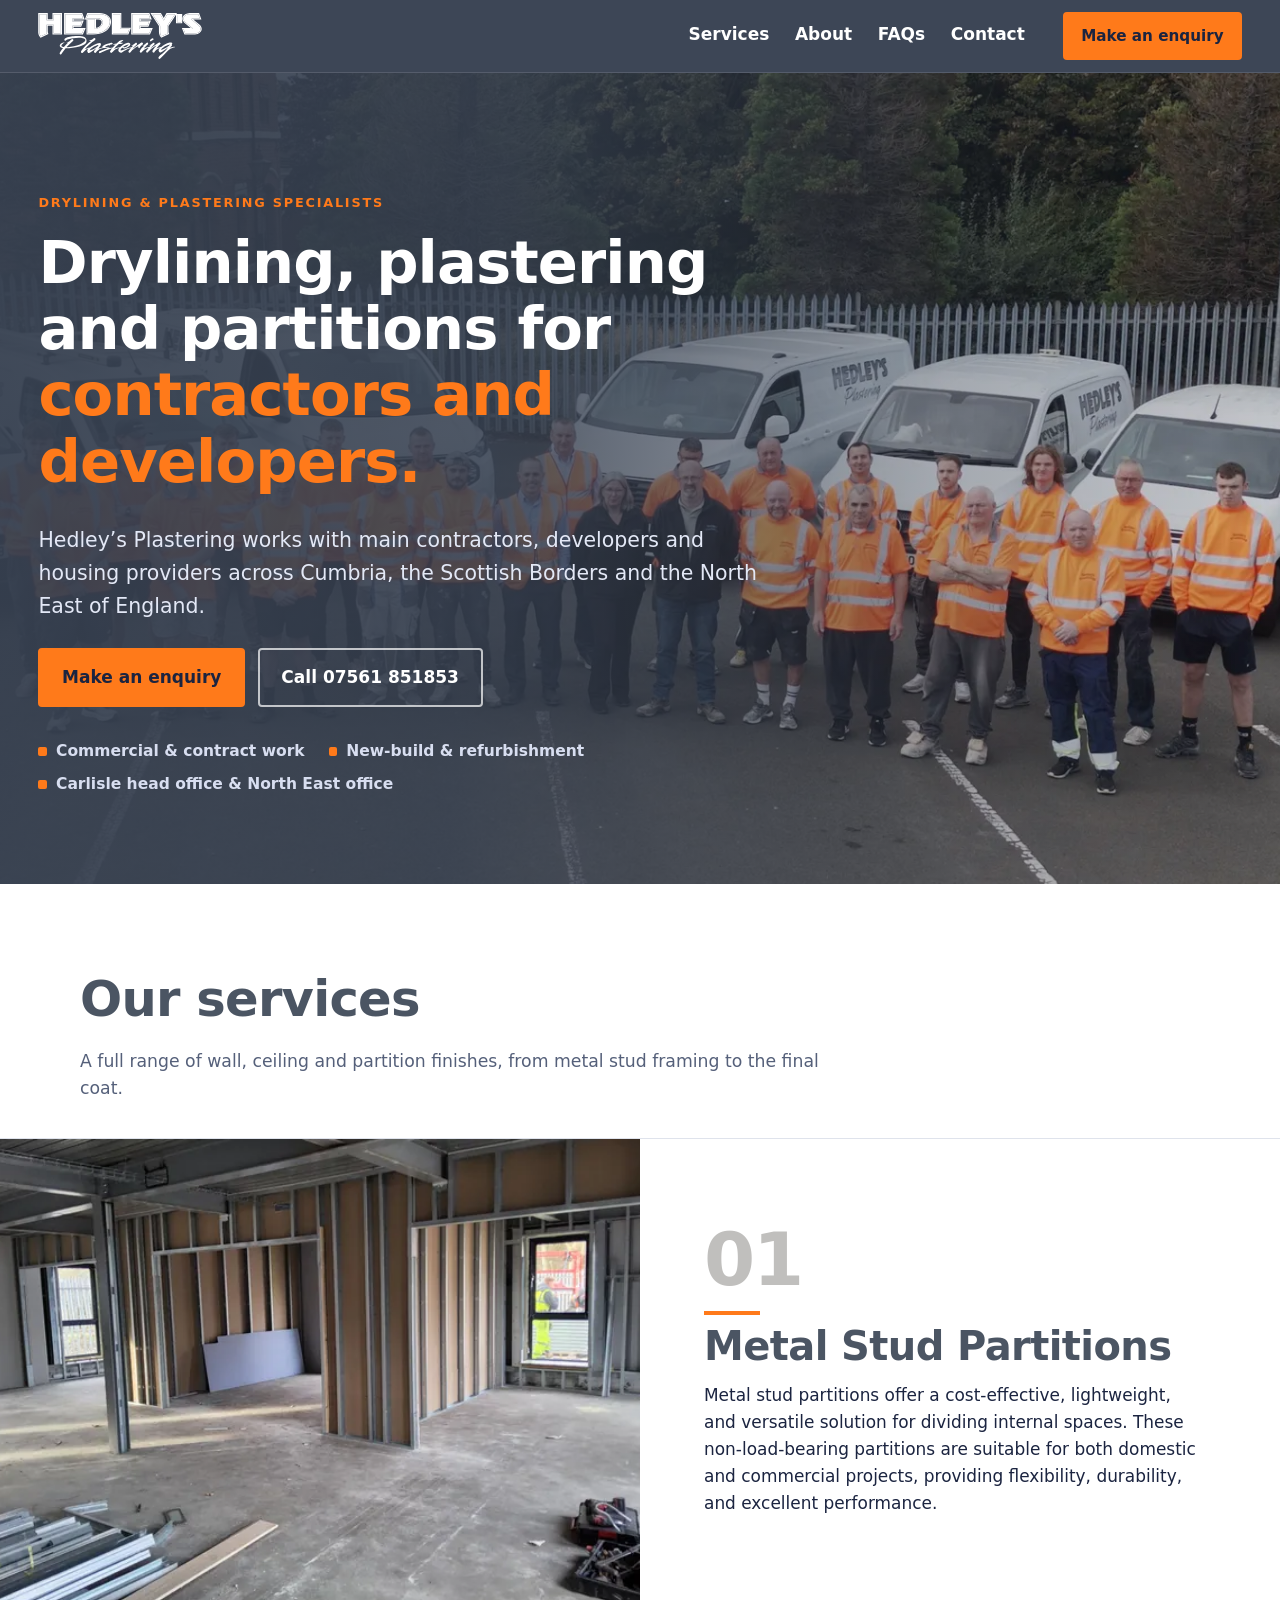
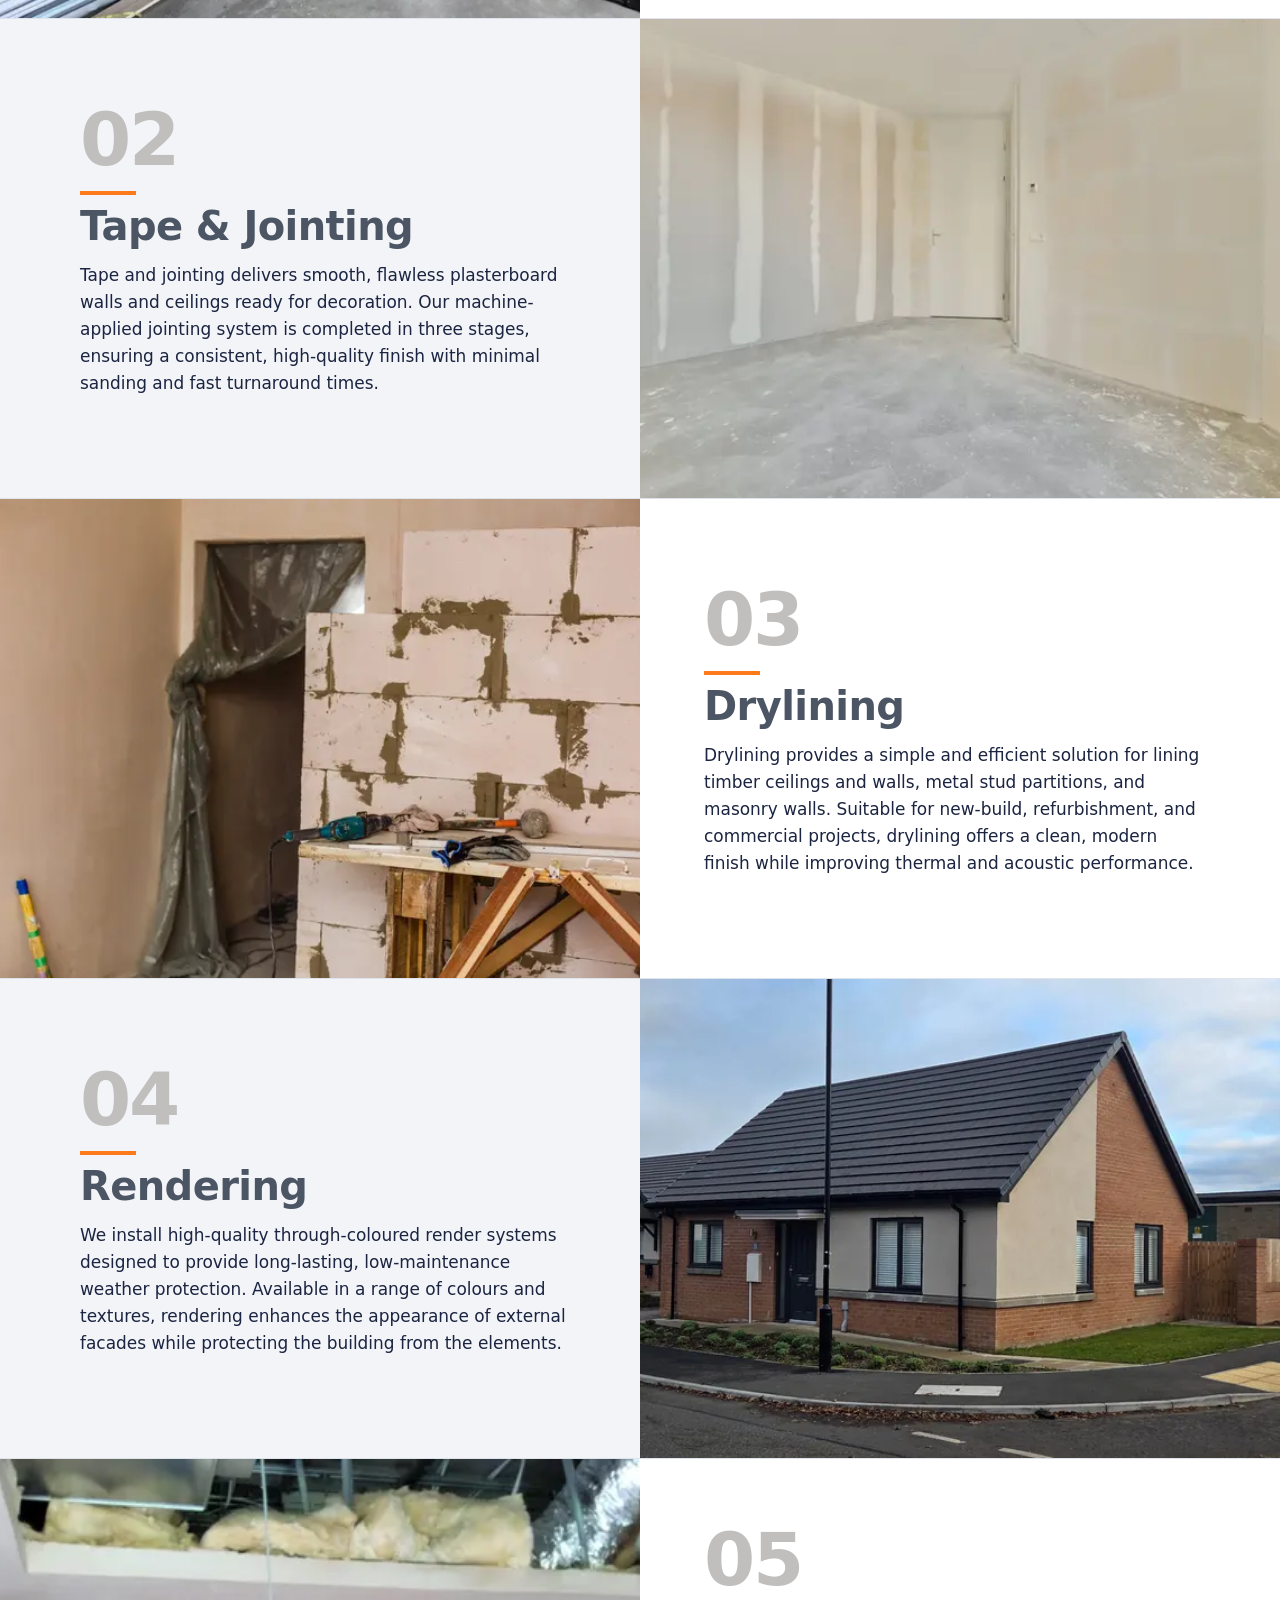
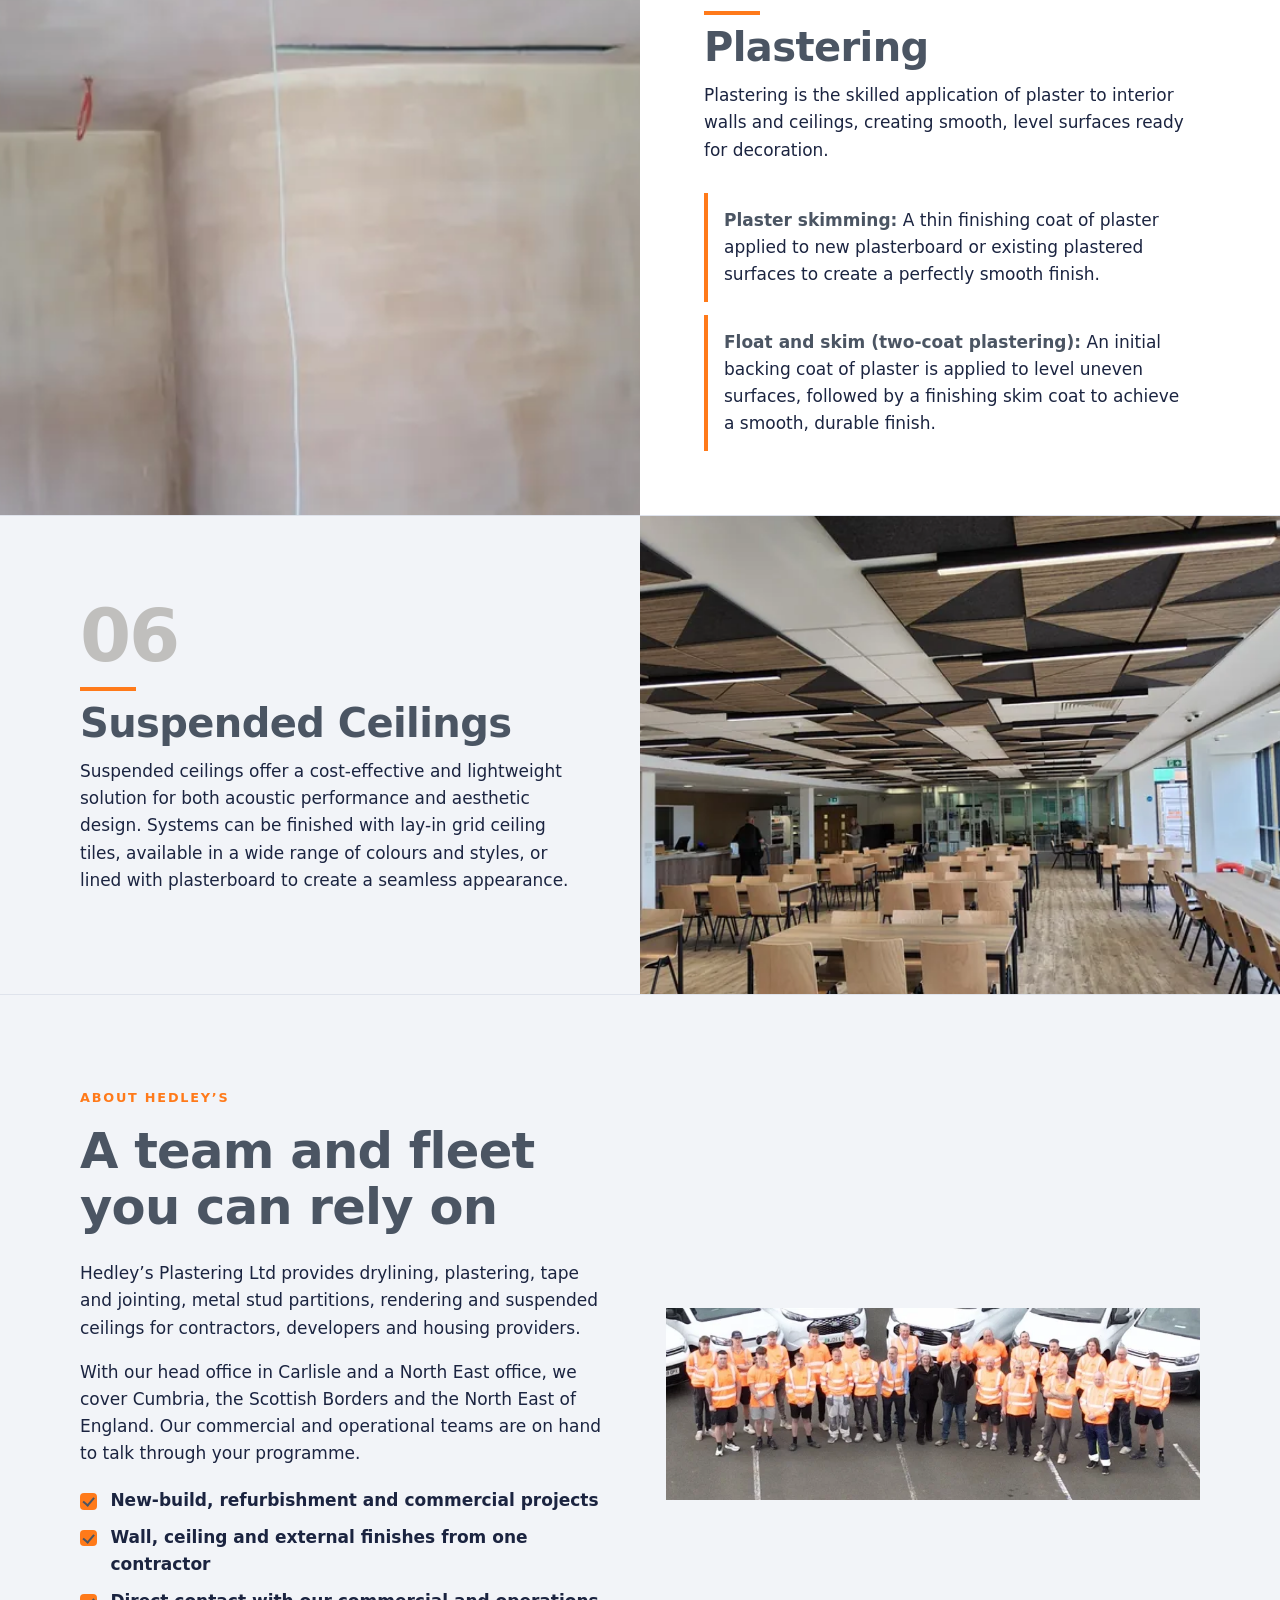
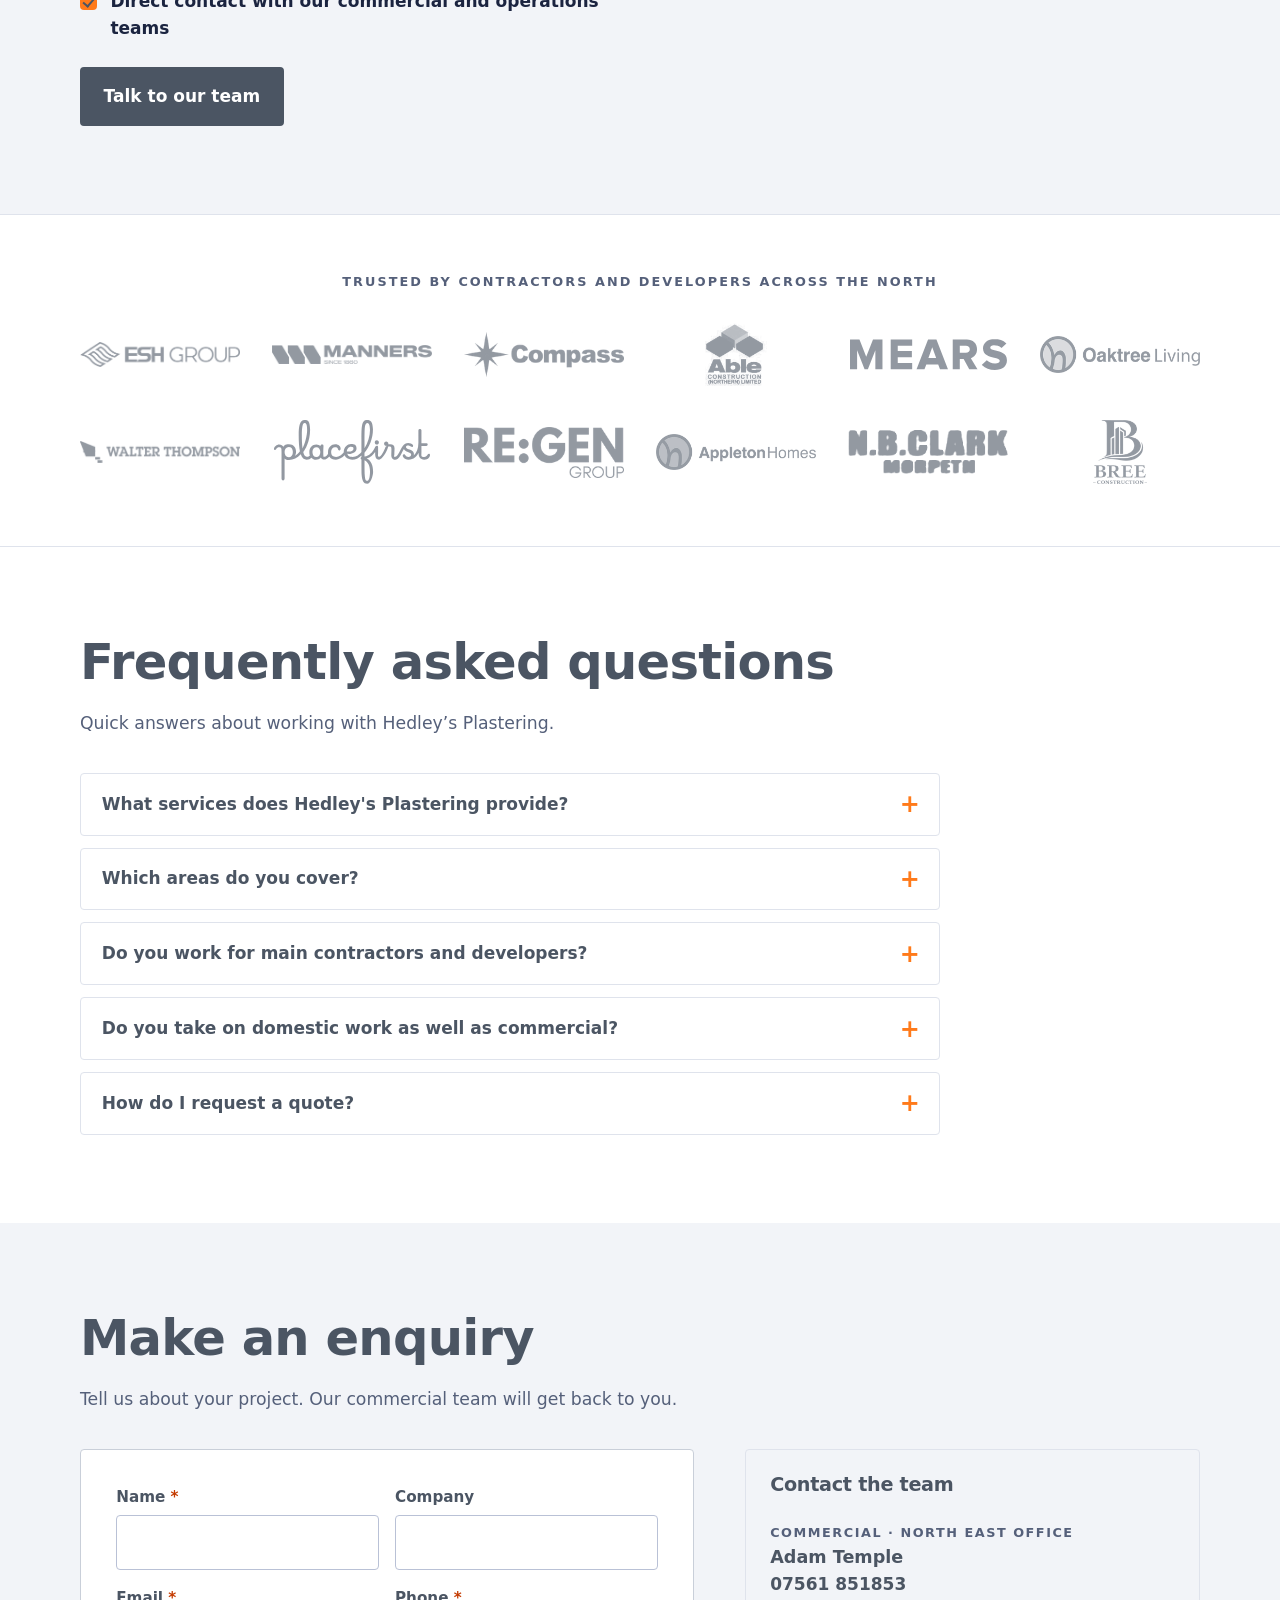
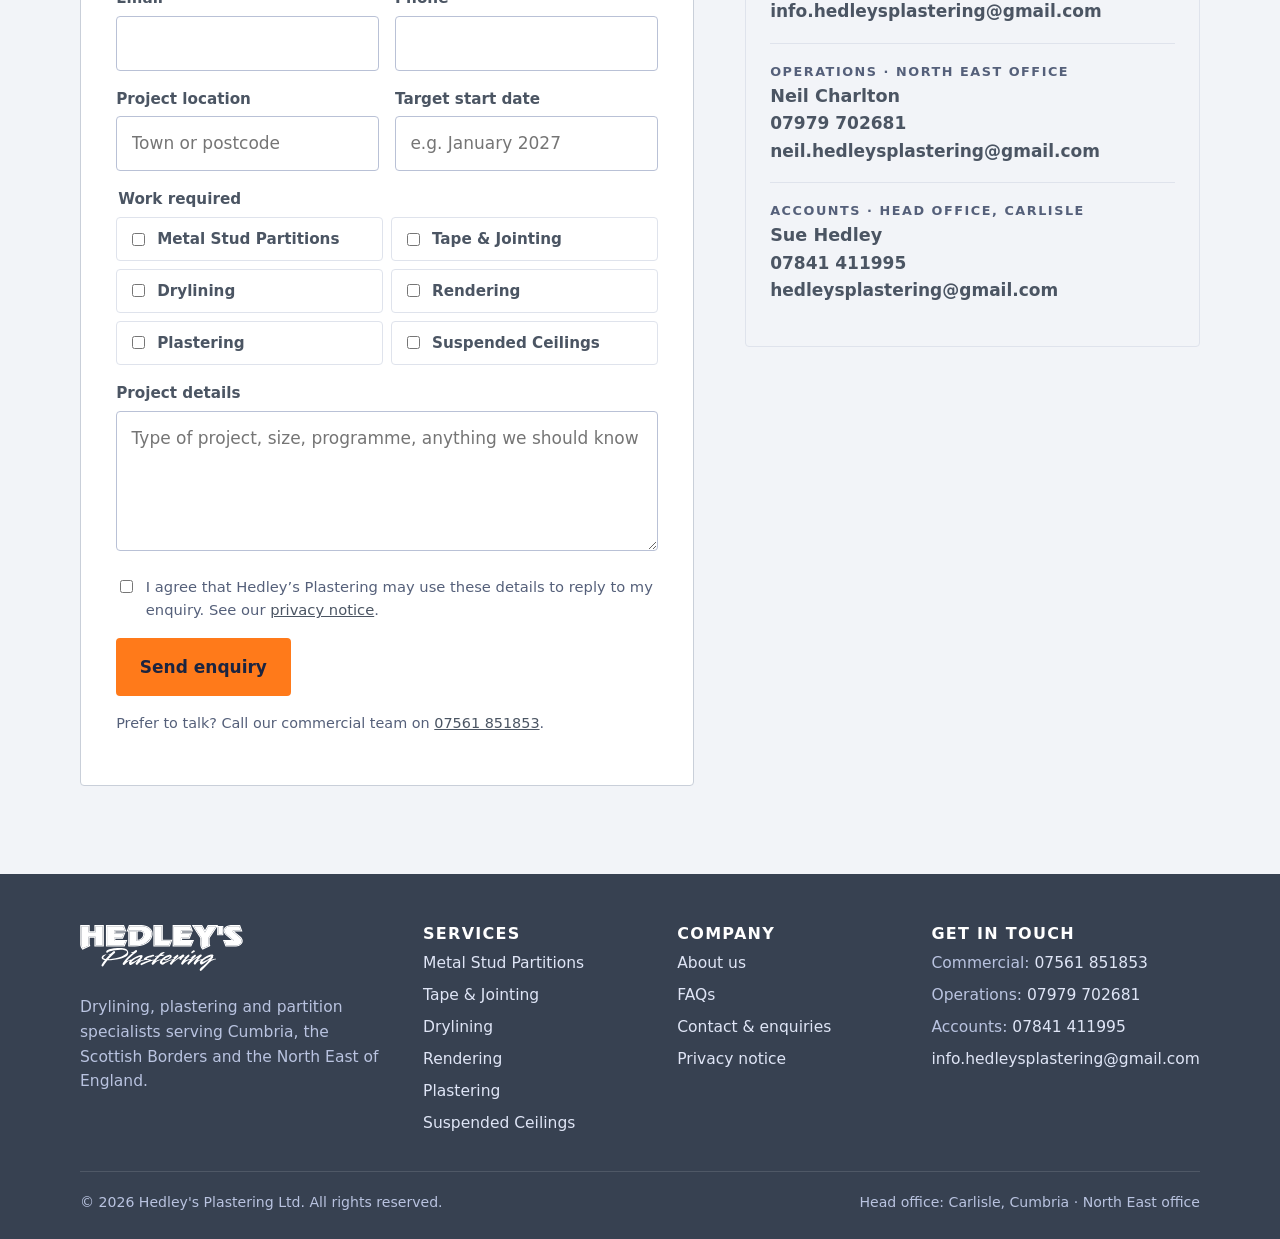
<file: index.html>
<!DOCTYPE html>
<html lang="en-GB">
<head>
<meta charset="utf-8">
<meta name="viewport" content="width=device-width, initial-scale=1">
<title>Drylining &amp; Plastering Contractors | Hedley&#x27;s Plastering</title>
<meta name="description" content="Drylining, plastering, partitions, jointing, rendering and suspended ceilings for contractors across Cumbria, the Scottish Borders and the North East.">
<link rel="canonical" href="https://www.hedleysplastering.co.uk/">
<meta name="theme-color" content="#374151">
<meta property="og:type" content="website"><meta property="og:locale" content="en_GB">
<meta property="og:site_name" content="Hedley's Plastering"><meta property="og:title" content="Drylining &amp; Plastering Contractors | Hedley&#x27;s Plastering">
<meta property="og:description" content="Drylining, plastering, partitions, jointing, rendering and suspended ceilings for contractors across Cumbria, the Scottish Borders and the North East."><meta property="og:url" content="https://www.hedleysplastering.co.uk/">
<meta property="og:image" content="https://www.hedleysplastering.co.uk/assets/fleet-1600.jpg">
<meta name="twitter:card" content="summary_large_image">
<link rel="icon" href="assets/favicon.svg" type="image/svg+xml">
<link rel="stylesheet" href="assets/style.css">
<script type="application/ld+json">{"@context": "https://schema.org", "@graph": [{"@type": ["GeneralContractor", "LocalBusiness"], "@id": "https://www.hedleysplastering.co.uk/#organization", "name": "Hedley's Plastering Ltd", "alternateName": "Hedley's Plastering", "url": "https://www.hedleysplastering.co.uk/", "logo": "https://www.hedleysplastering.co.uk/assets/logo.svg", "image": "https://www.hedleysplastering.co.uk/assets/fleet-1600.jpg", "description": "Drylining, plastering, tape and jointing, metal stud partitions, rendering and suspended ceilings contractor serving Cumbria, the Scottish Borders and the North East of England.", "telephone": "+447561851853", "email": "info.hedleysplastering@gmail.com", "address": {"@type": "PostalAddress", "addressLocality": "Carlisle", "addressRegion": "Cumbria", "addressCountry": "GB"}, "areaServed": [{"@type": "AdministrativeArea", "name": "Cumbria"}, {"@type": "AdministrativeArea", "name": "Scottish Borders"}, {"@type": "AdministrativeArea", "name": "North East England"}], "knowsAbout": ["Plastering", "Drylining", "Tape and jointing", "Metal stud partitions", "Rendering", "Suspended ceilings"], "contactPoint": [{"@type": "ContactPoint", "contactType": "sales", "name": "Adam Temple", "telephone": "+447561851853", "email": "info.hedleysplastering@gmail.com", "areaServed": "GB", "availableLanguage": "en"}, {"@type": "ContactPoint", "contactType": "customer service", "name": "Neil Charlton", "telephone": "+447979702681", "email": "neil.hedleysplastering@gmail.com", "areaServed": "GB", "availableLanguage": "en"}], "hasOfferCatalog": {"@type": "OfferCatalog", "name": "Services", "itemListElement": [{"@type": "Offer", "itemOffered": {"@type": "Service", "name": "Metal Stud Partitions", "url": "https://www.hedleysplastering.co.uk/#metal-stud-partitions"}}, {"@type": "Offer", "itemOffered": {"@type": "Service", "name": "Tape & Jointing", "url": "https://www.hedleysplastering.co.uk/#tape-and-jointing"}}, {"@type": "Offer", "itemOffered": {"@type": "Service", "name": "Drylining", "url": "https://www.hedleysplastering.co.uk/#drylining"}}, {"@type": "Offer", "itemOffered": {"@type": "Service", "name": "Rendering", "url": "https://www.hedleysplastering.co.uk/#rendering"}}, {"@type": "Offer", "itemOffered": {"@type": "Service", "name": "Plastering", "url": "https://www.hedleysplastering.co.uk/#plastering"}}, {"@type": "Offer", "itemOffered": {"@type": "Service", "name": "Suspended Ceilings", "url": "https://www.hedleysplastering.co.uk/#suspended-ceilings"}}]}}, {"@type": "WebSite", "@id": "https://www.hedleysplastering.co.uk/#website", "url": "https://www.hedleysplastering.co.uk/", "name": "Hedley's Plastering", "publisher": {"@id": "https://www.hedleysplastering.co.uk/#organization"}, "inLanguage": "en-GB"}, {"@type": "Service", "@id": "https://www.hedleysplastering.co.uk/#metal-stud-partitions", "name": "Metal Stud Partitions", "serviceType": "Metal Stud Partitions", "description": "Metal stud partitions offer a cost-effective, lightweight, and versatile solution for dividing internal spaces. These non-load-bearing partitions are suitable for both domestic and commercial projects, providing flexibility, durability, and excellent performance.", "url": "https://www.hedleysplastering.co.uk/#metal-stud-partitions", "provider": {"@id": "https://www.hedleysplastering.co.uk/#organization"}, "areaServed": [{"@type": "AdministrativeArea", "name": "Cumbria"}, {"@type": "AdministrativeArea", "name": "Scottish Borders"}, {"@type": "AdministrativeArea", "name": "North East England"}]}, {"@type": "Service", "@id": "https://www.hedleysplastering.co.uk/#tape-and-jointing", "name": "Tape & Jointing", "serviceType": "Tape & Jointing", "description": "Tape and jointing delivers smooth, flawless plasterboard walls and ceilings ready for decoration. Our machine-applied jointing system is completed in three stages, ensuring a consistent, high-quality finish with minimal sanding and fast turnaround times.", "url": "https://www.hedleysplastering.co.uk/#tape-and-jointing", "provider": {"@id": "https://www.hedleysplastering.co.uk/#organization"}, "areaServed": [{"@type": "AdministrativeArea", "name": "Cumbria"}, {"@type": "AdministrativeArea", "name": "Scottish Borders"}, {"@type": "AdministrativeArea", "name": "North East England"}]}, {"@type": "Service", "@id": "https://www.hedleysplastering.co.uk/#drylining", "name": "Drylining", "serviceType": "Drylining", "description": "Drylining provides a simple and efficient solution for lining timber ceilings and walls, metal stud partitions, and masonry walls. Suitable for new-build, refurbishment, and commercial projects, drylining offers a clean, modern finish while improving thermal and acoustic performance.", "url": "https://www.hedleysplastering.co.uk/#drylining", "provider": {"@id": "https://www.hedleysplastering.co.uk/#organization"}, "areaServed": [{"@type": "AdministrativeArea", "name": "Cumbria"}, {"@type": "AdministrativeArea", "name": "Scottish Borders"}, {"@type": "AdministrativeArea", "name": "North East England"}]}, {"@type": "Service", "@id": "https://www.hedleysplastering.co.uk/#rendering", "name": "Rendering", "serviceType": "Rendering", "description": "We install high-quality through-coloured render systems designed to provide long-lasting, low-maintenance weather protection. Available in a range of colours and textures, rendering enhances the appearance of external facades while protecting the building from the elements.", "url": "https://www.hedleysplastering.co.uk/#rendering", "provider": {"@id": "https://www.hedleysplastering.co.uk/#organization"}, "areaServed": [{"@type": "AdministrativeArea", "name": "Cumbria"}, {"@type": "AdministrativeArea", "name": "Scottish Borders"}, {"@type": "AdministrativeArea", "name": "North East England"}]}, {"@type": "Service", "@id": "https://www.hedleysplastering.co.uk/#plastering", "name": "Plastering", "serviceType": "Plastering", "description": "Plastering is the skilled application of plaster to interior walls and ceilings, creating smooth, level surfaces ready for decoration.", "url": "https://www.hedleysplastering.co.uk/#plastering", "provider": {"@id": "https://www.hedleysplastering.co.uk/#organization"}, "areaServed": [{"@type": "AdministrativeArea", "name": "Cumbria"}, {"@type": "AdministrativeArea", "name": "Scottish Borders"}, {"@type": "AdministrativeArea", "name": "North East England"}]}, {"@type": "Service", "@id": "https://www.hedleysplastering.co.uk/#suspended-ceilings", "name": "Suspended Ceilings", "serviceType": "Suspended Ceilings", "description": "Suspended ceilings offer a cost-effective and lightweight solution for both acoustic performance and aesthetic design. Systems can be finished with lay-in grid ceiling tiles, available in a wide range of colours and styles, or lined with plasterboard to create a seamless appearance.", "url": "https://www.hedleysplastering.co.uk/#suspended-ceilings", "provider": {"@id": "https://www.hedleysplastering.co.uk/#organization"}, "areaServed": [{"@type": "AdministrativeArea", "name": "Cumbria"}, {"@type": "AdministrativeArea", "name": "Scottish Borders"}, {"@type": "AdministrativeArea", "name": "North East England"}]}, {"@type": "FAQPage", "mainEntity": [{"@type": "Question", "name": "What services does Hedley's Plastering provide?", "acceptedAnswer": {"@type": "Answer", "text": "Hedley's Plastering provides metal stud partitions, tape and jointing, drylining, rendering, plastering (skim and float and skim) and suspended ceilings."}}, {"@type": "Question", "name": "Which areas do you cover?", "acceptedAnswer": {"@type": "Answer", "text": "We work across Cumbria, the Scottish Borders and the North East of England."}}, {"@type": "Question", "name": "Do you work for main contractors and developers?", "acceptedAnswer": {"@type": "Answer", "text": "Yes. We work with main contractors, developers and housing providers on new-build, refurbishment and commercial projects. Our client list includes ESH Group, Mears, United Living and Oaktree Living."}}, {"@type": "Question", "name": "Do you take on domestic work as well as commercial?", "acceptedAnswer": {"@type": "Answer", "text": "Our services such as metal stud partitions and drylining are suitable for both domestic and commercial projects. Our main focus is commercial and contract work."}}, {"@type": "Question", "name": "How do I request a quote?", "acceptedAnswer": {"@type": "Answer", "text": "Use the enquiry form at the bottom of this page or call our commercial team on 07561 851853. Please include the project location, the work required and your target start date."}}]}]}</script>
</head>
<body>
<a class="skip" href="#main">Skip to content</a>
<header class="site-header"><div class="wrap wide bar">
<a class="logo" href="#top" aria-label="Hedley's Plastering home"><img src="assets/logo-white.svg" alt="Hedley's Plastering" width="163" height="46"></a>
<nav class="nav" id="site-nav" aria-label="Main">
<a class="link" href="#services">Services</a>
<a class="link" href="#about">About</a>
<a class="link" href="#faq">FAQs</a>
<a class="link" href="#contact">Contact</a>
<a class="btn" href="#contact">Make an enquiry</a>
</nav>
<div class="header-cta"><a class="btn btn-sm" href="#contact">Make an enquiry</a>
<button class="menu-btn" aria-expanded="false" aria-controls="site-nav">Menu</button></div></div></header>
<main id="main">

<section class="hero" id="top" style="padding:0">
<picture><source type="image/webp" srcset="assets/team-vans-800.webp 800w, assets/team-vans-1600.webp 1600w" sizes="100vw"><img src="assets/team-vans-1600.jpg" srcset="assets/team-vans-800.jpg 800w, assets/team-vans-1600.jpg 1600w" sizes="100vw" alt="The Hedley&#x27;s Plastering team in hi-vis workwear standing in front of the company&#x27;s white vans" width="1600" height="856" fetchpriority="high"></picture>
<div class="wrap wide"><div class="inner">
<span class="eyebrow">Drylining &amp; plastering specialists</span>
<h1>Drylining, plastering and partitions for <em>contractors and developers.</em></h1>
<p class="lead">Hedley&rsquo;s Plastering works with main contractors, developers and housing providers across Cumbria, the Scottish Borders and the North East of England.</p>
<div class="actions"><a class="btn" href="#contact">Make an enquiry</a><a class="btn btn-ghost" href="tel:07561851853">Call 07561 851853</a></div>
<ul class="hero-points"><li>Commercial &amp; contract work</li><li>New-build &amp; refurbishment</li><li>Carlisle head office &amp; North East office</li></ul>
</div></div></section>

<section id="services" class="services-v2"><div class="wrap">
<div class="section-head"><h2>Our services</h2><p>A full range of wall, ceiling and partition finishes, from metal stud framing to the final coat.</p></div></div>
<div class="features"><article class="feature" id="metal-stud-partitions"><figure><picture><source type="image/webp" srcset="assets/metal-stud-partitions-640.webp 640w, assets/metal-stud-partitions-1280.webp 1280w" sizes="(min-width:900px) 50vw, 100vw"><img src="assets/metal-stud-partitions-1280.jpg" srcset="assets/metal-stud-partitions-640.jpg 640w, assets/metal-stud-partitions-1280.jpg 1280w" sizes="(min-width:900px) 50vw, 100vw" alt="Metal stud partition framing with plasterboard fixed to the studs inside a steel-framed building" width="1280" height="853" loading="lazy"></picture></figure><div><span class="eyebrow">01</span><h3 class="svc-title">Metal Stud Partitions</h3><p>Metal stud partitions offer a cost-effective, lightweight, and versatile solution for dividing internal spaces. These non-load-bearing partitions are suitable for both domestic and commercial projects, providing flexibility, durability, and excellent performance.</p></div></article><article class="feature flip" id="tape-and-jointing"><figure><picture><source type="image/webp" srcset="assets/prepared-room-640.webp 640w, assets/prepared-room-1280.webp 1280w" sizes="(min-width:900px) 50vw, 100vw"><img src="assets/prepared-room-1280.jpg" srcset="assets/prepared-room-640.jpg 640w, assets/prepared-room-1280.jpg 1280w" sizes="(min-width:900px) 50vw, 100vw" alt="Plasterboard walls with taped and jointed seams in a bare room, ready for decoration" width="1280" height="853" loading="lazy"></picture></figure><div><span class="eyebrow">02</span><h3 class="svc-title">Tape &amp; Jointing</h3><p>Tape and jointing delivers smooth, flawless plasterboard walls and ceilings ready for decoration. Our machine-applied jointing system is completed in three stages, ensuring a consistent, high-quality finish with minimal sanding and fast turnaround times.</p></div></article><article class="feature" id="drylining"><figure><picture><source type="image/webp" srcset="assets/blockwork-wall-640.webp 640w, assets/blockwork-wall-1280.webp 1280w" sizes="(min-width:900px) 50vw, 100vw"><img src="assets/blockwork-wall-1280.jpg" srcset="assets/blockwork-wall-640.jpg 640w, assets/blockwork-wall-1280.jpg 1280w" sizes="(min-width:900px) 50vw, 100vw" alt="Plasterboard-lined wall beside blockwork during interior works" width="1280" height="853" loading="lazy"></picture></figure><div><span class="eyebrow">03</span><h3 class="svc-title">Drylining</h3><p>Drylining provides a simple and efficient solution for lining timber ceilings and walls, metal stud partitions, and masonry walls. Suitable for new-build, refurbishment, and commercial projects, drylining offers a clean, modern finish while improving thermal and acoustic performance.</p></div></article><article class="feature flip" id="rendering"><figure><picture><source type="image/webp" srcset="assets/rendering-640.webp 640w, assets/rendering-1280.webp 1280w" sizes="(min-width:900px) 50vw, 100vw"><img src="assets/rendering-1280.jpg" srcset="assets/rendering-640.jpg 640w, assets/rendering-1280.jpg 1280w" sizes="(min-width:900px) 50vw, 100vw" alt="Newly built bungalow with a smooth rendered gable section beside brickwork" width="1280" height="853" loading="lazy"></picture></figure><div><span class="eyebrow">04</span><h3 class="svc-title">Rendering</h3><p>We install high-quality through-coloured render systems designed to provide long-lasting, low-maintenance weather protection. Available in a range of colours and textures, rendering enhances the appearance of external facades while protecting the building from the elements.</p></div></article><article class="feature" id="plastering"><figure><picture><source type="image/webp" srcset="assets/plastering-640.webp 640w, assets/plastering-1280.webp 1280w" sizes="(min-width:900px) 50vw, 100vw"><img src="assets/plastering-1280.jpg" srcset="assets/plastering-640.jpg 640w, assets/plastering-1280.jpg 1280w" sizes="(min-width:900px) 50vw, 100vw" alt="Smooth plastered walls and a curved feature wall inside a commercial building" width="1280" height="853" loading="lazy"></picture></figure><div><span class="eyebrow">05</span><h3 class="svc-title">Plastering</h3><p>Plastering is the skilled application of plaster to interior walls and ceilings, creating smooth, level surfaces ready for decoration.</p><div class="sub"><strong>Plaster skimming:</strong> A thin finishing coat of plaster applied to new plasterboard or existing plastered surfaces to create a perfectly smooth finish.</div><div class="sub"><strong>Float and skim (two-coat plastering):</strong> An initial backing coat of plaster is applied to level uneven surfaces, followed by a finishing skim coat to achieve a smooth, durable finish.</div></div></article><article class="feature flip" id="suspended-ceilings"><figure><picture><source type="image/webp" srcset="assets/suspended-ceilings-640.webp 640w, assets/suspended-ceilings-1280.webp 1280w" sizes="(min-width:900px) 50vw, 100vw"><img src="assets/suspended-ceilings-1280.jpg" srcset="assets/suspended-ceilings-640.jpg 640w, assets/suspended-ceilings-1280.jpg 1280w" sizes="(min-width:900px) 50vw, 100vw" alt="Suspended ceiling with acoustic timber-effect panels and linear lighting above a canteen" width="1280" height="853" loading="lazy"></picture></figure><div><span class="eyebrow">06</span><h3 class="svc-title">Suspended Ceilings</h3><p>Suspended ceilings offer a cost-effective and lightweight solution for both acoustic performance and aesthetic design. Systems can be finished with lay-in grid ceiling tiles, available in a wide range of colours and styles, or lined with plasterboard to create a seamless appearance.</p></div></article></div></section>

<section class="bg-mist" id="about"><div class="wrap split">
<div><span class="eyebrow">About Hedley&rsquo;s</span><h2>A team and fleet you can rely on</h2>
<p>Hedley&rsquo;s Plastering Ltd provides drylining, plastering, tape and jointing, metal stud partitions, rendering and suspended ceilings for contractors, developers and housing providers.</p>
<p>With our head office in Carlisle and a North East office, we cover Cumbria, the Scottish Borders and the North East of England. Our commercial and operational teams are on hand to talk through your programme.</p>
<ul class="ticks"><li>New-build, refurbishment and commercial projects</li><li>Wall, ceiling and external finishes from one contractor</li><li>Direct contact with our commercial and operations teams</li></ul>
<a class="btn btn-navy" href="#contact">Talk to our team</a></div>
<figure><picture><source type="image/webp" srcset="assets/team-crop-780.webp"><img src="assets/team-crop-780.jpg" alt="Hedley&#39;s Plastering team and vans lined up in a car park" width="780" height="280" loading="lazy"></picture></figure></div></section>

<section class="logo-band" id="clients" aria-label="Clients"><div class="wrap"><p class="band-title">Trusted by contractors and developers across the North</p><ul class="logo-row"><li><img src="assets/clients/esh.png" alt="ESH Group" width="150" height="23" loading="lazy" decoding="async"></li><li><img src="assets/clients/manners.png" alt="Manners" width="150" height="19" loading="lazy" decoding="async"></li><li><img src="assets/clients/compass.png" alt="Compass Developments" width="121" height="34" loading="lazy" decoding="async"></li><li><img src="assets/clients/able.png" alt="Able Construction (Northern) Limited" width="62" height="64" loading="lazy" decoding="async"></li><li><img src="assets/clients/mears.svg" alt="Mears" width="150" height="29" loading="lazy" decoding="async"></li><li><img src="assets/clients/oaktree.png" alt="Oaktree Living" width="150" height="34" loading="lazy" decoding="async"></li><li><img src="assets/clients/walter.png" alt="Walter Thompson" width="150" height="20" loading="lazy" decoding="async"></li><li><img src="assets/clients/placefirst.svg" alt="Place First Construction" width="98" height="40" loading="lazy" decoding="async"></li><li><img src="assets/clients/regen.png" alt="Re:Gen Group" width="125" height="40" loading="lazy" decoding="async"></li><li><img src="assets/clients/appleton.png" alt="Appleton Homes" width="150" height="34" loading="lazy" decoding="async"></li><li><img src="assets/clients/nbclark.png" alt="N.B. Clark" width="132" height="36" loading="lazy" decoding="async"></li><li><img src="assets/clients/bree.png" alt="Bree Construction" width="55" height="64" loading="lazy" decoding="async"></li></ul></div></section>

<section id="faq"><div class="wrap">
<div class="section-head"><h2>Frequently asked questions</h2><p>Quick answers about working with Hedley&rsquo;s Plastering.</p></div>
<div class="faq">
<details><summary>What services does Hedley&#x27;s Plastering provide?</summary><div class="ans"><p>Hedley&#x27;s Plastering provides metal stud partitions, tape and jointing, drylining, rendering, plastering (skim and float and skim) and suspended ceilings.</p></div></details>
<details><summary>Which areas do you cover?</summary><div class="ans"><p>We work across Cumbria, the Scottish Borders and the North East of England.</p></div></details>
<details><summary>Do you work for main contractors and developers?</summary><div class="ans"><p>Yes. We work with main contractors, developers and housing providers on new-build, refurbishment and commercial projects. Our client list includes ESH Group, Mears, United Living and Oaktree Living.</p></div></details>
<details><summary>Do you take on domestic work as well as commercial?</summary><div class="ans"><p>Our services such as metal stud partitions and drylining are suitable for both domestic and commercial projects. Our main focus is commercial and contract work.</p></div></details>
<details><summary>How do I request a quote?</summary><div class="ans"><p>Use the enquiry form at the bottom of this page or call our commercial team on 07561 851853. Please include the project location, the work required and your target start date.</p></div></details>
</div></div></section>

<section class="bg-mist" id="contact"><div class="wrap">
<div class="section-head"><h2>Make an enquiry</h2><p>Tell us about your project. Our commercial team will get back to you.</p></div>
<div class="contact-layout">
<form class="form" id="enquiry-form" data-to="info.hedleysplastering@gmail.com" novalidate>
<div class="row"><div class="field"><label for="name">Name <span class="req">*</span></label><input id="name" name="name" autocomplete="name" required></div>
<div class="field"><label for="company">Company</label><input id="company" name="company" autocomplete="organization"></div></div>
<div class="row"><div class="field"><label for="email">Email <span class="req">*</span></label><input id="email" name="email" type="email" autocomplete="email" required></div>
<div class="field"><label for="phone">Phone <span class="req">*</span></label><input id="phone" name="phone" type="tel" autocomplete="tel" required></div></div>
<div class="row"><div class="field"><label for="location">Project location</label><input id="location" name="location" placeholder="Town or postcode"></div>
<div class="field"><label for="start">Target start date</label><input id="start" name="start" placeholder="e.g. January 2027"></div></div>
<fieldset><legend>Work required</legend><div class="checks"><label><input type="checkbox" name="service" value="Metal Stud Partitions"> Metal Stud Partitions</label><label><input type="checkbox" name="service" value="Tape &amp; Jointing"> Tape &amp; Jointing</label><label><input type="checkbox" name="service" value="Drylining"> Drylining</label><label><input type="checkbox" name="service" value="Rendering"> Rendering</label><label><input type="checkbox" name="service" value="Plastering"> Plastering</label><label><input type="checkbox" name="service" value="Suspended Ceilings"> Suspended Ceilings</label></div></fieldset>
<div class="field"><label for="details">Project details</label><textarea id="details" name="details" placeholder="Type of project, size, programme, anything we should know"></textarea></div>
<input class="hp" type="text" name="website" tabindex="-1" autocomplete="off" aria-hidden="true">
<div class="field"><label class="consent"><input type="checkbox" name="consent" required> <span>I agree that Hedley&rsquo;s Plastering may use these details to reply to my enquiry. See our <a href="privacy.html">privacy notice</a>.</span></label></div>
<button class="btn" type="submit">Send enquiry</button>
<div class="form-status" id="form-status" role="status" aria-live="polite"></div>
<p class="form-note">Prefer to talk? Call our commercial team on <a href="tel:07561851853">07561 851853</a>.</p>
</form>
<aside><div class="panel"><h3>Contact the team</h3>
<div class="person"><div class="role">Commercial &middot; North East office</div><div class="name">Adam Temple</div><a href="tel:07561851853">07561 851853</a><a href="mailto:info.hedleysplastering@gmail.com">info.hedleysplastering@gmail.com</a></div>
<div class="person"><div class="role">Operations &middot; North East office</div><div class="name">Neil Charlton</div><a href="tel:07979702681">07979 702681</a><a href="mailto:neil.hedleysplastering@gmail.com">neil.hedleysplastering@gmail.com</a></div>
<div class="person"><div class="role">Accounts &middot; Head office, Carlisle</div><div class="name">Sue Hedley</div><a href="tel:07841411995">07841 411995</a><a href="mailto:hedleysplastering@gmail.com">hedleysplastering@gmail.com</a></div>
</div></aside></div></div></section>

</main>
<footer class="site-footer"><div class="wrap">
<div class="foot-grid">
<div><span class="foot-logo"><img src="assets/logo-white.svg" alt="Hedley's Plastering" width="135" height="38" loading="lazy"></span>
<p>Drylining, plastering and partition specialists serving Cumbria, the Scottish Borders and the North East of England.</p></div>
<div><h3>Services</h3><ul><li><a href="#metal-stud-partitions">Metal Stud Partitions</a></li><li><a href="#tape-and-jointing">Tape & Jointing</a></li><li><a href="#drylining">Drylining</a></li><li><a href="#rendering">Rendering</a></li><li><a href="#plastering">Plastering</a></li><li><a href="#suspended-ceilings">Suspended Ceilings</a></li></ul></div>
<div><h3>Company</h3><ul><li><a href="#about">About us</a></li><li><a href="#faq">FAQs</a></li><li><a href="#contact">Contact &amp; enquiries</a></li><li><a href="privacy.html">Privacy notice</a></li></ul></div>
<div><h3>Get in touch</h3><ul>
<li>Commercial: <a href="tel:07561851853">07561 851853</a></li>
<li>Operations: <a href="tel:07979702681">07979 702681</a></li>
<li>Accounts: <a href="tel:07841411995">07841 411995</a></li>
<li><a href="mailto:info.hedleysplastering@gmail.com">info.hedleysplastering@gmail.com</a></li></ul></div>
</div>
<div class="legal"><span>&copy; 2026 Hedley's Plastering Ltd. All rights reserved.</span><span>Head office: Carlisle, Cumbria &middot; North East office</span></div>
</div></footer>
<nav class="callbar" aria-label="Quick contact"><a class="c1" href="tel:07561851853">Call commercial</a><a class="c2" href="#contact">Enquire online</a></nav>
<script src="assets/site.js" defer></script>
</body></html>
</file>
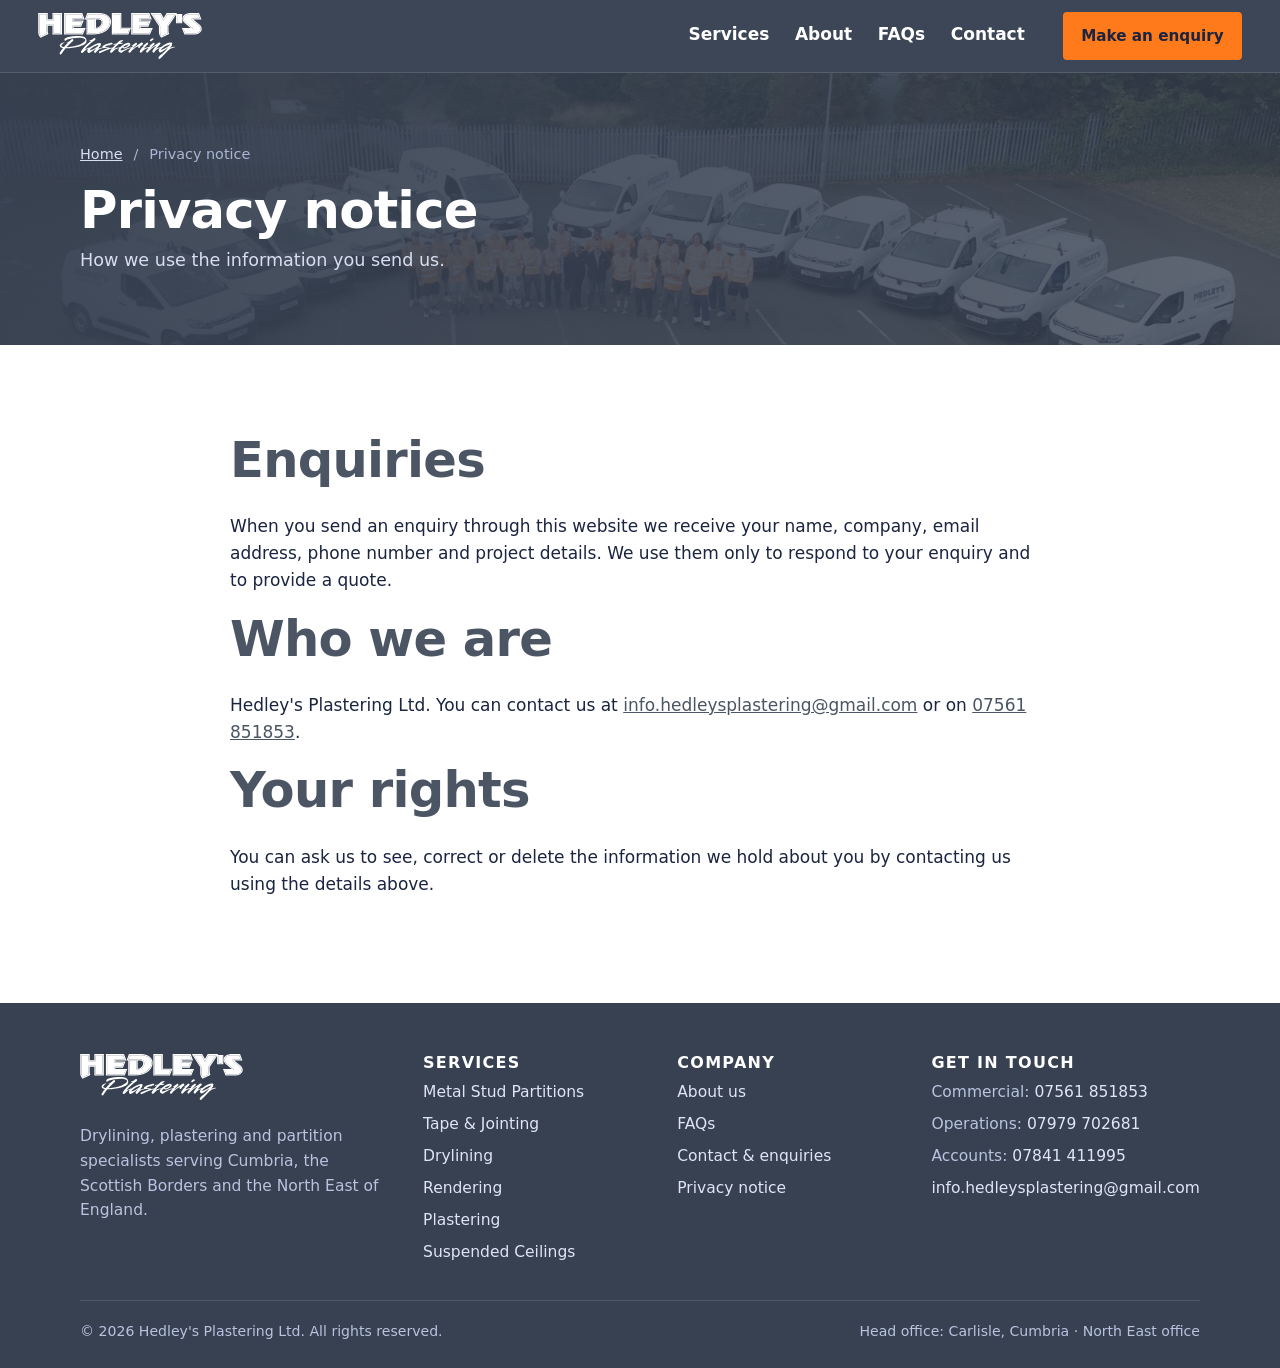
<file: privacy.html>
<!DOCTYPE html>
<html lang="en-GB">
<head>
<meta charset="utf-8">
<meta name="viewport" content="width=device-width, initial-scale=1">
<title>Privacy Notice | Hedley&#x27;s Plastering</title>
<meta name="description" content="How Hedley&#x27;s Plastering uses the information you send through the website enquiry form.">
<link rel="canonical" href="https://www.hedleysplastering.co.uk/privacy.html">
<meta name="theme-color" content="#374151">
<meta property="og:type" content="website"><meta property="og:locale" content="en_GB">
<meta property="og:site_name" content="Hedley's Plastering"><meta property="og:title" content="Privacy Notice | Hedley&#x27;s Plastering">
<meta property="og:description" content="How Hedley&#x27;s Plastering uses the information you send through the website enquiry form."><meta property="og:url" content="https://www.hedleysplastering.co.uk/privacy.html">
<meta property="og:image" content="https://www.hedleysplastering.co.uk/assets/fleet-1600.jpg">
<meta name="twitter:card" content="summary_large_image">
<link rel="icon" href="assets/favicon.svg" type="image/svg+xml">
<link rel="stylesheet" href="assets/style.css">

</head>
<body>
<a class="skip" href="#main">Skip to content</a>
<header class="site-header"><div class="wrap wide bar">
<a class="logo" href="index.html#top" aria-label="Hedley's Plastering home"><img src="assets/logo-white.svg" alt="Hedley's Plastering" width="163" height="46"></a>
<nav class="nav" id="site-nav" aria-label="Main">
<a class="link" href="index.html#services">Services</a>
<a class="link" href="index.html#about">About</a>
<a class="link" href="index.html#faq">FAQs</a>
<a class="link" href="index.html#contact">Contact</a>
<a class="btn" href="index.html#contact">Make an enquiry</a>
</nav>
<div class="header-cta"><a class="btn btn-sm" href="index.html#contact">Make an enquiry</a>
<button class="menu-btn" aria-expanded="false" aria-controls="site-nav">Menu</button></div></div></header>
<main id="main">
<div class="banner"><picture><source type="image/webp" srcset="assets/fleet-800.webp 800w, assets/fleet-1600.webp 1600w" sizes="100vw"><img src="assets/fleet-1600.jpg" srcset="assets/fleet-800.jpg 800w, assets/fleet-1600.jpg 1600w" sizes="100vw" alt="" role="presentation" width="1600" height="790" fetchpriority="high"></picture><div class="wrap"><nav class="crumbs" aria-label="Breadcrumb"><a href="index.html">Home</a> <span aria-hidden="true">/</span> Privacy notice</nav><h1>Privacy notice</h1><p class="lead">How we use the information you send us.</p></div></div>
<section><div class="wrap" style="max-width:820px">
<!-- DRAFT: have this reviewed against Hedley's actual data handling before launch -->
<h2>Enquiries</h2>
<p>When you send an enquiry through this website we receive your name, company, email address, phone number and project details. We use them only to respond to your enquiry and to provide a quote.</p>
<h2>Who we are</h2>
<p>Hedley's Plastering Ltd. You can contact us at <a href="mailto:info.hedleysplastering@gmail.com">info.hedleysplastering@gmail.com</a> or on <a href="tel:07561851853">07561 851853</a>.</p>
<h2>Your rights</h2>
<p>You can ask us to see, correct or delete the information we hold about you by contacting us using the details above.</p>
</div></section>
</main>
<footer class="site-footer"><div class="wrap">
<div class="foot-grid">
<div><span class="foot-logo"><img src="assets/logo-white.svg" alt="Hedley's Plastering" width="135" height="38" loading="lazy"></span>
<p>Drylining, plastering and partition specialists serving Cumbria, the Scottish Borders and the North East of England.</p></div>
<div><h3>Services</h3><ul><li><a href="index.html#metal-stud-partitions">Metal Stud Partitions</a></li><li><a href="index.html#tape-and-jointing">Tape & Jointing</a></li><li><a href="index.html#drylining">Drylining</a></li><li><a href="index.html#rendering">Rendering</a></li><li><a href="index.html#plastering">Plastering</a></li><li><a href="index.html#suspended-ceilings">Suspended Ceilings</a></li></ul></div>
<div><h3>Company</h3><ul><li><a href="index.html#about">About us</a></li><li><a href="index.html#faq">FAQs</a></li><li><a href="index.html#contact">Contact &amp; enquiries</a></li><li><a href="privacy.html">Privacy notice</a></li></ul></div>
<div><h3>Get in touch</h3><ul>
<li>Commercial: <a href="tel:07561851853">07561 851853</a></li>
<li>Operations: <a href="tel:07979702681">07979 702681</a></li>
<li>Accounts: <a href="tel:07841411995">07841 411995</a></li>
<li><a href="mailto:info.hedleysplastering@gmail.com">info.hedleysplastering@gmail.com</a></li></ul></div>
</div>
<div class="legal"><span>&copy; 2026 Hedley's Plastering Ltd. All rights reserved.</span><span>Head office: Carlisle, Cumbria &middot; North East office</span></div>
</div></footer>
<nav class="callbar" aria-label="Quick contact"><a class="c1" href="tel:07561851853">Call commercial</a><a class="c2" href="index.html#contact">Enquire online</a></nav>
<script src="assets/site.js" defer></script>
</body></html>
</file>
<file: assets/style.css>
:root{
  --navy:#4b5563;--navy-2:#374151;--navy-rgb:75,85,99;--navy2-rgb:55,65,81;--on-accent:#1b2440;--silver:#c0bfbd;--mist:#f2f4f8;--line:#dfe3ec;
  --orange:#ff7a1a;--orange-d:#e8670a;--ink:#1b2440;--muted:#55607a;--white:#fff;
  --radius:14px;--wrap:1120px;--gutter:clamp(3rem,10vw,11rem);
  --font:ui-sans-serif,system-ui,-apple-system,"Segoe UI",Roboto,"Helvetica Neue",Arial,sans-serif;
}
*{box-sizing:border-box}
html{scroll-behavior:smooth;-webkit-text-size-adjust:100%}
body{margin:0;font-family:var(--font);color:var(--ink);background:#fff;line-height:1.6;font-size:17px}
img,picture{display:block;max-width:100%;height:auto}
a{color:var(--navy)}
h1,h2,h3{line-height:1.12;letter-spacing:-.015em;margin:0 0 .5em;color:var(--navy)}
h1{font-size:clamp(2.1rem,5.2vw,3.7rem);font-weight:850}
h2{font-size:clamp(1.65rem,3.4vw,2.4rem);font-weight:800}
h3{font-size:1.2rem;font-weight:750}
p{margin:0 0 1em}
.wrap{width:min(var(--wrap),100% - var(--gutter));margin-inline:auto}
.skip{position:absolute;left:-999px;top:0;background:var(--orange);color:var(--on-accent);padding:.7rem 1rem;z-index:100;font-weight:700}
.skip:focus{left:0}
:focus-visible{outline:3px solid var(--orange);outline-offset:3px;border-radius:4px}

/* buttons */
.btn{display:inline-flex;align-items:center;gap:.5rem;font:inherit;font-weight:750;text-decoration:none;
  background:var(--orange);color:var(--on-accent);padding:.85rem 1.35rem;border-radius:10px;border:2px solid var(--orange);cursor:pointer;
  transition:background .15s,transform .15s}
.btn:hover{background:var(--orange-d);border-color:var(--orange-d)}
.btn:active{transform:translateY(1px)}
.btn-ghost{background:transparent;color:#fff;border-color:rgba(255,255,255,.7)}
.btn-ghost:hover{background:#fff;color:var(--navy);border-color:#fff}
.btn-navy{background:var(--navy);color:#fff;border-color:var(--navy)}
.btn-navy:hover{background:var(--navy-2);border-color:var(--navy-2)}
.btn-sm{padding:.6rem 1rem;font-size:.95rem}

/* header */
.site-header{position:sticky;top:0;z-index:50;background:rgba(var(--navy2-rgb),.97);backdrop-filter:blur(8px);border-bottom:1px solid rgba(255,255,255,.12)}
.site-header .bar{display:flex;align-items:center;justify-content:space-between;gap:1rem;min-height:72px}
.logo img{height:46px;width:auto}
.nav{display:flex;align-items:center;gap:1.6rem;margin-left:auto;margin-right:1.4rem}
.nav a.link{font-weight:650;text-decoration:none;color:#fff;padding:.4rem 0;border-bottom:3px solid transparent}
.nav a.link:hover,.nav a.link[aria-current="page"]{border-bottom-color:var(--orange)}
.header-cta{display:flex;align-items:center;gap:.8rem}
.menu-btn{display:none;background:none;border:2px solid rgba(255,255,255,.7);border-radius:10px;padding:.5rem .7rem;font:inherit;font-weight:700;color:#fff}
@media (max-width:900px){
  .menu-btn{display:inline-block}
  .nav{position:absolute;left:0;right:0;top:100%;background:var(--navy-2);flex-direction:column;align-items:stretch;gap:0;padding:.5rem 1.25rem 1.2rem;border-bottom:1px solid rgba(255,255,255,.12);display:none}
  .nav.open{display:flex}
  .nav a.link{padding:.9rem 0;border-bottom:1px solid rgba(255,255,255,.12)}
  .header-cta .btn{display:none}
  .nav .btn{display:inline-flex;justify-content:center;margin-top:1rem}
}
@media (min-width:901px){.nav .btn{display:none}}

/* hero */
.hero{position:relative;background:var(--navy-2);color:#fff;overflow:hidden;isolation:isolate}
.hero picture{position:absolute;inset:0;z-index:-2}
.hero picture img{width:100%;height:100%;object-fit:cover;object-position:60% 50%}
.hero::after{content:"";position:absolute;inset:0;z-index:-1;
  background:linear-gradient(95deg,rgba(var(--navy2-rgb),.95) 0%,rgba(var(--navy2-rgb),.86) 38%,rgba(var(--navy2-rgb),.35) 72%,rgba(var(--navy2-rgb),.15) 100%)}
.hero .inner{padding:clamp(3.5rem,9vw,7.5rem) 0 clamp(3rem,7vw,5.5rem);max-width:720px}
.hero h1{color:#fff}
.hero h1 em{font-style:normal;color:var(--orange)}
.hero .lead{font-size:clamp(1.05rem,1.8vw,1.28rem);color:#e3e8f6;max-width:60ch}
.eyebrow{display:inline-block;font-weight:800;font-size:.8rem;letter-spacing:.14em;text-transform:uppercase;color:var(--orange);margin-bottom:1rem}
.hero .actions{display:flex;flex-wrap:wrap;gap:.8rem;margin-top:1.6rem}
.hero-points{display:flex;flex-wrap:wrap;gap:.5rem 1.5rem;margin:2rem 0 0;padding:0;list-style:none;color:#d8def0;font-weight:600;font-size:.97rem}
.hero-points li::before{content:"";display:inline-block;width:.55rem;height:.55rem;background:var(--orange);border-radius:2px;margin-right:.55rem}
@media (max-width:700px){.hero::after{background:linear-gradient(180deg,rgba(var(--navy2-rgb),.9),rgba(var(--navy2-rgb),.78))}}

/* sections */
section{padding:clamp(3.2rem,7vw,5.5rem) 0}
.section-head{max-width:68ch;margin-bottom:2.2rem}
.section-head p{color:var(--muted);font-size:1.08rem}
.bg-mist{background:var(--mist)}
.bg-navy{background:var(--navy);color:#e3e8f6}
.bg-navy h2,.bg-navy h3{color:#fff}

/* clients */
.clients{padding:2.2rem 0;border-bottom:1px solid var(--line)}
.clients p.label{font-size:.8rem;letter-spacing:.14em;text-transform:uppercase;font-weight:800;color:var(--muted);margin:0 0 1rem}
.client-list{display:flex;flex-wrap:wrap;gap:.6rem;margin:0;padding:0;list-style:none}
.client-list li{border:1px solid var(--line);background:#fff;border-radius:999px;padding:.45rem 1rem;font-weight:700;font-size:.85rem;letter-spacing:.04em;color:var(--navy);text-transform:uppercase}

/* cards */
.grid{display:grid;gap:1.2rem}
.grid.cols-3{grid-template-columns:repeat(auto-fill,minmax(310px,1fr))}
.card{display:flex;flex-direction:column;background:#fff;border:1px solid var(--line);border-radius:var(--radius);padding:1.6rem;text-decoration:none;color:inherit;transition:transform .18s,box-shadow .18s,border-color .18s}
.card:hover{transform:translateY(-3px);box-shadow:0 14px 30px -14px rgba(var(--navy-rgb),.35);border-color:var(--silver)}
.card .ico{width:52px;height:52px;border-radius:12px;background:var(--navy);color:var(--orange);display:grid;place-items:center;margin-bottom:1.1rem}
.card .ico svg{width:28px;height:28px}
.card h3{margin-bottom:.4rem}
.card p{color:var(--muted);margin-bottom:1rem;flex:1}
.card .more{font-weight:750;color:var(--navy);display:inline-flex;gap:.4rem;align-items:center}
.card .more::after{content:"→";transition:transform .15s}
.card:hover .more::after{transform:translateX(4px)}

/* split */
.split{display:grid;gap:clamp(1.5rem,4vw,3.5rem);grid-template-columns:1fr 1fr;align-items:center}
@media (max-width:860px){.split{grid-template-columns:1fr}}
.split figure{margin:0;border-radius:var(--radius);overflow:hidden;box-shadow:0 20px 40px -22px rgba(var(--navy2-rgb),.55)}
.ticks{list-style:none;padding:0;margin:1.2rem 0 1.6rem;display:grid;gap:.6rem}
.ticks li{padding-left:1.9rem;position:relative;font-weight:600}
.ticks li::before{content:"";position:absolute;left:0;top:.38rem;width:1.05rem;height:1.05rem;border-radius:4px;background:var(--orange)}
.ticks li::after{content:"";position:absolute;left:.33rem;top:.52rem;width:.34rem;height:.58rem;border:solid var(--navy);border-width:0 2.5px 2.5px 0;transform:rotate(40deg)}

/* faq */
.faq{display:grid;gap:.75rem;max-width:860px}
.faq details{background:#fff;border:1px solid var(--line);border-radius:12px;padding:0}
.faq summary{cursor:pointer;list-style:none;padding:1.05rem 3rem 1.05rem 1.3rem;font-weight:750;color:var(--navy);position:relative}
.faq summary::-webkit-details-marker{display:none}
.faq summary::after{content:"+";position:absolute;right:1.2rem;top:50%;transform:translateY(-50%);font-size:1.5rem;color:var(--orange);font-weight:800}
.faq details[open] summary::after{content:"–"}
.faq .ans{padding:0 1.3rem 1.2rem;color:var(--muted)}
.faq .ans p:last-child{margin:0}

/* cta band */
.cta-band{background:linear-gradient(100deg,var(--navy-2),var(--navy));color:#fff;padding:3.2rem 0}
.cta-band .row{display:flex;flex-wrap:wrap;gap:1.5rem;align-items:center;justify-content:space-between}
.cta-band h2{color:#fff;margin:0 0 .3rem}
.cta-band p{margin:0;color:#cfd7ee}

/* page banner */
.banner{position:relative;background:var(--navy-2);color:#fff;isolation:isolate;overflow:hidden;padding:clamp(2.6rem,6vw,4.4rem) 0}
.banner picture{position:absolute;inset:0;z-index:-2}
.banner picture img{width:100%;height:100%;object-fit:cover}
.banner::after{content:"";position:absolute;inset:0;z-index:-1;background:linear-gradient(95deg,rgba(var(--navy2-rgb),.96),rgba(var(--navy2-rgb),.8))}
.banner h1{color:#fff;font-size:clamp(2rem,4.6vw,3.2rem);margin-bottom:.4rem}
.banner .lead{color:#d8def0;max-width:62ch;margin:0;font-size:1.1rem}
.crumbs{font-size:.9rem;margin-bottom:1rem;color:#aab4d4}
.crumbs a{color:#d8def0}
.crumbs span[aria-hidden]{margin:0 .4rem}

/* service layout */
.service-layout{display:grid;grid-template-columns:minmax(0,1fr) 340px;gap:clamp(1.5rem,4vw,3.5rem);align-items:start}
@media (max-width:980px){.service-layout{grid-template-columns:1fr}}
.aside{position:sticky;top:96px;display:grid;gap:1.2rem}
@media (max-width:980px){.aside{position:static}}
.panel{background:var(--mist);border:1px solid var(--line);border-radius:var(--radius);padding:1.5rem}
.panel.dark{background:var(--navy);color:#e3e8f6;border-color:var(--navy)}
.panel.dark h3{color:#fff}
.panel ul{list-style:none;margin:0;padding:0}
.panel li{padding:.5rem 0;border-bottom:1px solid var(--line)}
.panel li:last-child{border:0}
.panel li a{text-decoration:none;font-weight:650}
.panel li a:hover{text-decoration:underline}
.contact-line{margin:.2rem 0 .9rem}
.contact-line strong{display:block;color:#fff}
.contact-line a{color:var(--orange);font-weight:750;text-decoration:none;font-size:1.15rem}
.answer{font-size:1.2rem;color:var(--ink);border-left:5px solid var(--orange);padding:.2rem 0 .2rem 1.1rem;margin:0 0 1.8rem}

/* contact / form */
.contact-layout{display:grid;grid-template-columns:minmax(0,1.35fr) minmax(0,1fr);gap:clamp(1.5rem,4vw,3.5rem);align-items:start}
@media (max-width:920px){.contact-layout{grid-template-columns:1fr}}
.form{background:#fff;border:1px solid var(--line);border-radius:var(--radius);padding:clamp(1.3rem,3vw,2.2rem);box-shadow:0 18px 40px -26px rgba(var(--navy2-rgb),.5)}
.form .row{display:grid;grid-template-columns:1fr 1fr;gap:1rem}
@media (max-width:620px){.form .row{grid-template-columns:1fr}}
.field{margin-bottom:1rem}
label,legend{display:block;font-weight:700;margin-bottom:.35rem;font-size:.95rem;color:var(--navy)}
.req{color:#c43b00}
input,select,textarea{width:100%;font:inherit;color:var(--ink);padding:.8rem .9rem;border:1.5px solid #b9c1d6;border-radius:10px;background:#fff}
input:focus,select:focus,textarea:focus{outline:3px solid rgba(255,122,26,.45);border-color:var(--orange)}
textarea{min-height:140px;resize:vertical}
fieldset{border:0;padding:0;margin:0 0 1rem}
.checks{display:grid;grid-template-columns:repeat(auto-fill,minmax(210px,1fr));gap:.5rem}
.checks label{display:flex;gap:.55rem;align-items:center;font-weight:600;margin:0;padding:.55rem .7rem;border:1.5px solid var(--line);border-radius:10px;cursor:pointer}
.checks input{width:auto;accent-color:var(--navy)}
.consent{display:flex;gap:.6rem;align-items:flex-start;font-weight:500;font-size:.92rem;color:var(--muted)}
.consent input{width:auto;margin-top:.3rem;accent-color:var(--navy)}
.form-note{font-size:.9rem;color:var(--muted);margin-top:1rem}
.form-status{margin-top:1rem;padding:.9rem 1rem;border-radius:10px;background:#fff4ea;border:1px solid #ffd2a8;display:none}
.form-status.show{display:block}
.hp{position:absolute;left:-9999px}
.person{padding:1.1rem 0;border-bottom:1px solid var(--line)}
.person:last-child{border:0}
.person .role{font-size:.8rem;text-transform:uppercase;letter-spacing:.12em;font-weight:800;color:var(--muted)}
.person .name{font-weight:800;color:var(--navy);font-size:1.1rem}
.person a{font-weight:700;text-decoration:none;display:block}
.person a:hover{text-decoration:underline}

/* footer */
.site-footer{background:var(--navy-2);color:#b9c3e0;padding:3.2rem 0 1.6rem;font-size:.97rem}
.site-footer h3{color:#fff;font-size:1rem;letter-spacing:.08em;text-transform:uppercase}
.site-footer a{color:#dfe5f6;text-decoration:none}
.site-footer a:hover{text-decoration:underline}
.foot-grid{display:grid;gap:2rem;grid-template-columns:1.4fr 1fr 1fr 1.2fr}
@media (max-width:900px){.foot-grid{grid-template-columns:1fr 1fr}}
@media (max-width:560px){.foot-grid{grid-template-columns:1fr}}
.site-footer ul{list-style:none;margin:0;padding:0;display:grid;gap:.45rem}
.foot-logo{display:inline-block;margin-bottom:1rem}
.foot-logo img{height:46px;width:auto}
.legal{border-top:1px solid rgba(255,255,255,.12);margin-top:2.2rem;padding-top:1.2rem;display:flex;flex-wrap:wrap;gap:.6rem 1.5rem;justify-content:space-between;font-size:.88rem}

/* mobile call bar */
.callbar{display:none}
@media (max-width:700px){
  .callbar{display:grid;grid-template-columns:1fr 1fr;position:fixed;left:0;right:0;bottom:0;z-index:60;box-shadow:0 -6px 20px rgba(0,0,0,.18)}
  .callbar a{padding:.95rem .5rem;text-align:center;font-weight:800;text-decoration:none}
  .callbar .c1{background:var(--orange);color:var(--on-accent)}
  .callbar .c2{background:var(--navy);color:#fff}
  body{padding-bottom:3.4rem}
}
@media (prefers-reduced-motion:reduce){*{transition:none!important;scroll-behavior:auto!important}}

/* clients grid */
.clients{padding:clamp(3rem,6vw,4.5rem) 0;background:#fff}
.clients-head{margin-bottom:1.6rem}
.clients-head h2{margin:0;font-size:clamp(1.4rem,2.6vw,1.9rem)}
.client-grid{list-style:none;margin:0;padding:0;display:grid;grid-template-columns:repeat(2,1fr);gap:1px;background:var(--line);border:1px solid var(--line);border-radius:var(--radius);overflow:hidden}
.client-grid li{background:#fff;display:grid;place-items:center;text-align:center;padding:1.3rem .8rem;min-height:84px;font-weight:800;font-size:.8rem;letter-spacing:.08em;text-transform:uppercase;color:var(--navy);line-height:1.35}
@media (min-width:1000px){.client-grid{grid-template-columns:repeat(7,1fr)}}

/* image cards */
.card-img{padding:0;overflow:hidden}
.card-img .thumb{display:block;aspect-ratio:3/2;overflow:hidden;background:var(--mist)}
.card-img .thumb img{width:100%;height:100%;object-fit:cover;transition:transform .5s}
.card-img:hover .thumb img{transform:scale(1.05)}
.card-img .cbody{display:flex;flex-direction:column;flex:1;padding:1.3rem 1.5rem 1.5rem;position:relative}
.card-img .ico-sm{position:absolute;top:-24px;right:1.2rem;width:48px;height:48px;border-radius:12px;background:var(--navy);color:var(--orange);display:grid;place-items:center;border:3px solid #fff}
.card-img .ico-sm svg{width:24px;height:24px}
.card-img h3{padding-right:3rem}

/* services page zigzag */
.features{display:grid;gap:clamp(2.5rem,6vw,4.5rem)}
.feature{display:grid;grid-template-columns:1fr 1fr;gap:clamp(1.5rem,4vw,3.5rem);align-items:center}
.feature figure{margin:0;border-radius:var(--radius);overflow:hidden;aspect-ratio:3/2;box-shadow:0 22px 44px -26px rgba(var(--navy2-rgb),.55)}
.feature figure img{width:100%;height:100%;object-fit:cover}
.feature.flip figure{order:2}
.feature .eyebrow{margin-bottom:.4rem}
.feature h2{margin-bottom:.6rem}
@media (max-width:860px){.feature{grid-template-columns:1fr}.feature.flip figure{order:0}}

/* service page photo */
.svc-photo{margin:0 0 1.6rem;border-radius:var(--radius);overflow:hidden;aspect-ratio:16/9;box-shadow:0 22px 44px -28px rgba(var(--navy2-rgb),.55)}
.svc-photo img{width:100%;height:100%;object-fit:cover}

/* cta band with photo */
.cta-band{position:relative;isolation:isolate;overflow:hidden;padding:clamp(3.5rem,8vw,5.5rem) 0}
.cta-band .cta-bg{position:absolute;inset:0;z-index:-2}
.cta-band .cta-bg img{width:100%;height:100%;object-fit:cover}
.cta-band::after{content:"";position:absolute;inset:0;z-index:-1;background:linear-gradient(100deg,rgba(var(--navy2-rgb),.95),rgba(var(--navy-rgb),.82))}

/* logo band */
.logo-band{padding:clamp(2.4rem,5vw,3.6rem) 0;background:#fff;border-top:1px solid var(--line);border-bottom:1px solid var(--line)}
.band-title{text-align:center;font-size:.8rem;letter-spacing:.16em;text-transform:uppercase;font-weight:800;color:var(--muted);margin:0 0 1.6rem}
.logo-row{list-style:none;margin:0;padding:0;display:flex;flex-wrap:wrap;justify-content:center;align-items:center;gap:1.6rem clamp(1.8rem,4vw,3.4rem)}
.logo-row li{color:#8a93a8;transition:color .2s;line-height:0}
.logo-row li:hover{color:var(--navy)}
.logo-row svg{height:34px;width:auto;display:block}
@media (max-width:700px){
  .logo-row{display:grid;grid-template-columns:1fr 1fr;gap:1.4rem 1rem;justify-items:center}
  .logo-row svg{height:28px}
}

/* header + hero use a wider container; body sections keep the narrower gutter */
.wrap.wide{width:min(1400px,100% - clamp(2.5rem,6vw,6rem))}
.hero .inner{max-width:720px}

/* one-page extras */
section[id],.feature[id],#top{scroll-margin-top:84px}
.svc-title{font-size:clamp(1.5rem,3vw,2.1rem);font-weight:800;margin-bottom:.6rem}
.sub{margin:.8rem 0 0;padding:.85rem 1rem;background:var(--mist);border-left:4px solid var(--orange);border-radius:8px;color:var(--ink)}
.sub strong{color:var(--navy)}

/* ===== v2: sharper, flatter, full-bleed ===== */
:root{--radius:4px}
.btn,input,select,textarea,.checks label,.faq details,.form,.panel,.sub,.svc-photo,.logo-row,.client-grid{border-radius:4px}
.form,.panel,.split figure,.feature figure,.svc-photo{box-shadow:none}
.split figure{border-radius:0}
.form{border-color:#c9cfd9}
h2{font-size:clamp(2rem,4vw,3.1rem);font-weight:850}
.section-head{max-width:70ch}
.section-head h2{margin-bottom:.4em}

.services-v2{padding-bottom:0}
.services-v2 .features{display:block}
.services-v2 .feature{display:grid;grid-template-columns:1fr 1fr;gap:0;align-items:stretch;min-height:480px;background:#fff;border-top:1px solid var(--line)}
.services-v2 .feature:nth-child(even){background:var(--mist)}
.services-v2 .feature:last-child{border-bottom:1px solid var(--line)}
.services-v2 .feature figure{margin:0;border-radius:0;aspect-ratio:auto;height:100%;min-height:340px}
.services-v2 .feature figure picture{display:block;height:100%}
.services-v2 .feature figure img{width:100%;height:100%;object-fit:cover}
.services-v2 .feature>div{display:flex;flex-direction:column;justify-content:center;padding:clamp(2.5rem,5vw,4.5rem) clamp(1.5rem,5vw,5rem)}
.services-v2 .feature>div>*{max-width:34rem}
/* text column on the left aligns with the page gutter; on the right it keeps a comfortable inset */
.services-v2 .feature.flip>div{padding-left:calc((100vw - min(var(--wrap),100vw - var(--gutter)))/2)}
.services-v2 .feature:not(.flip)>div{padding-right:calc((100vw - min(var(--wrap),100vw - var(--gutter)))/2)}
.services-v2 .feature .eyebrow{font-size:clamp(3rem,6vw,4.6rem);font-weight:850;letter-spacing:-.03em;color:var(--silver);line-height:1;margin:0 0 .2rem;text-transform:none}
.services-v2 .feature .eyebrow::after{content:"";display:block;width:56px;height:4px;background:var(--orange);margin-top:.9rem}
.services-v2 .svc-title{font-size:clamp(1.7rem,3.2vw,2.5rem);margin:.4rem 0 .8rem}
.services-v2 .feature p{font-size:1.06rem}
.services-v2 .sub{background:#fff;border-left:4px solid var(--orange);border-radius:0}
.services-v2 .feature:nth-child(even) .sub{background:#fff}
@media (max-width:860px){
  .services-v2 .feature{grid-template-columns:1fr;min-height:0}
  .services-v2 .feature figure{height:260px;min-height:0;order:0!important}
  .services-v2 .feature.flip figure{order:0}
  .services-v2 .feature>div,.services-v2 .feature.flip>div,.services-v2 .feature:not(.flip)>div{padding:2rem calc((100vw - min(var(--wrap),100vw - var(--gutter)))/2)}
}
/* about image flush right on desktop */
.split figure img{width:100%;height:auto}

/* real client logos: even grid, single tone */
.logo-row{display:grid;grid-template-columns:repeat(6,1fr);gap:1.6rem 2rem;align-items:center;justify-items:center}
.logo-row li{display:flex;align-items:center;justify-content:center;height:72px;width:100%;opacity:.6;transition:opacity .2s}
.logo-row li:hover{opacity:1}
.logo-row img{max-width:100%;height:auto;max-height:64px;width:auto;display:block}
@media (max-width:1000px){.logo-row{grid-template-columns:repeat(4,1fr)}}
@media (max-width:700px){.logo-row{grid-template-columns:repeat(3,1fr);gap:1.2rem .8rem}.logo-row li{height:54px}.logo-row img{max-height:44px}}
@media (max-width:420px){.logo-row{grid-template-columns:repeat(2,1fr)}}
</file>
